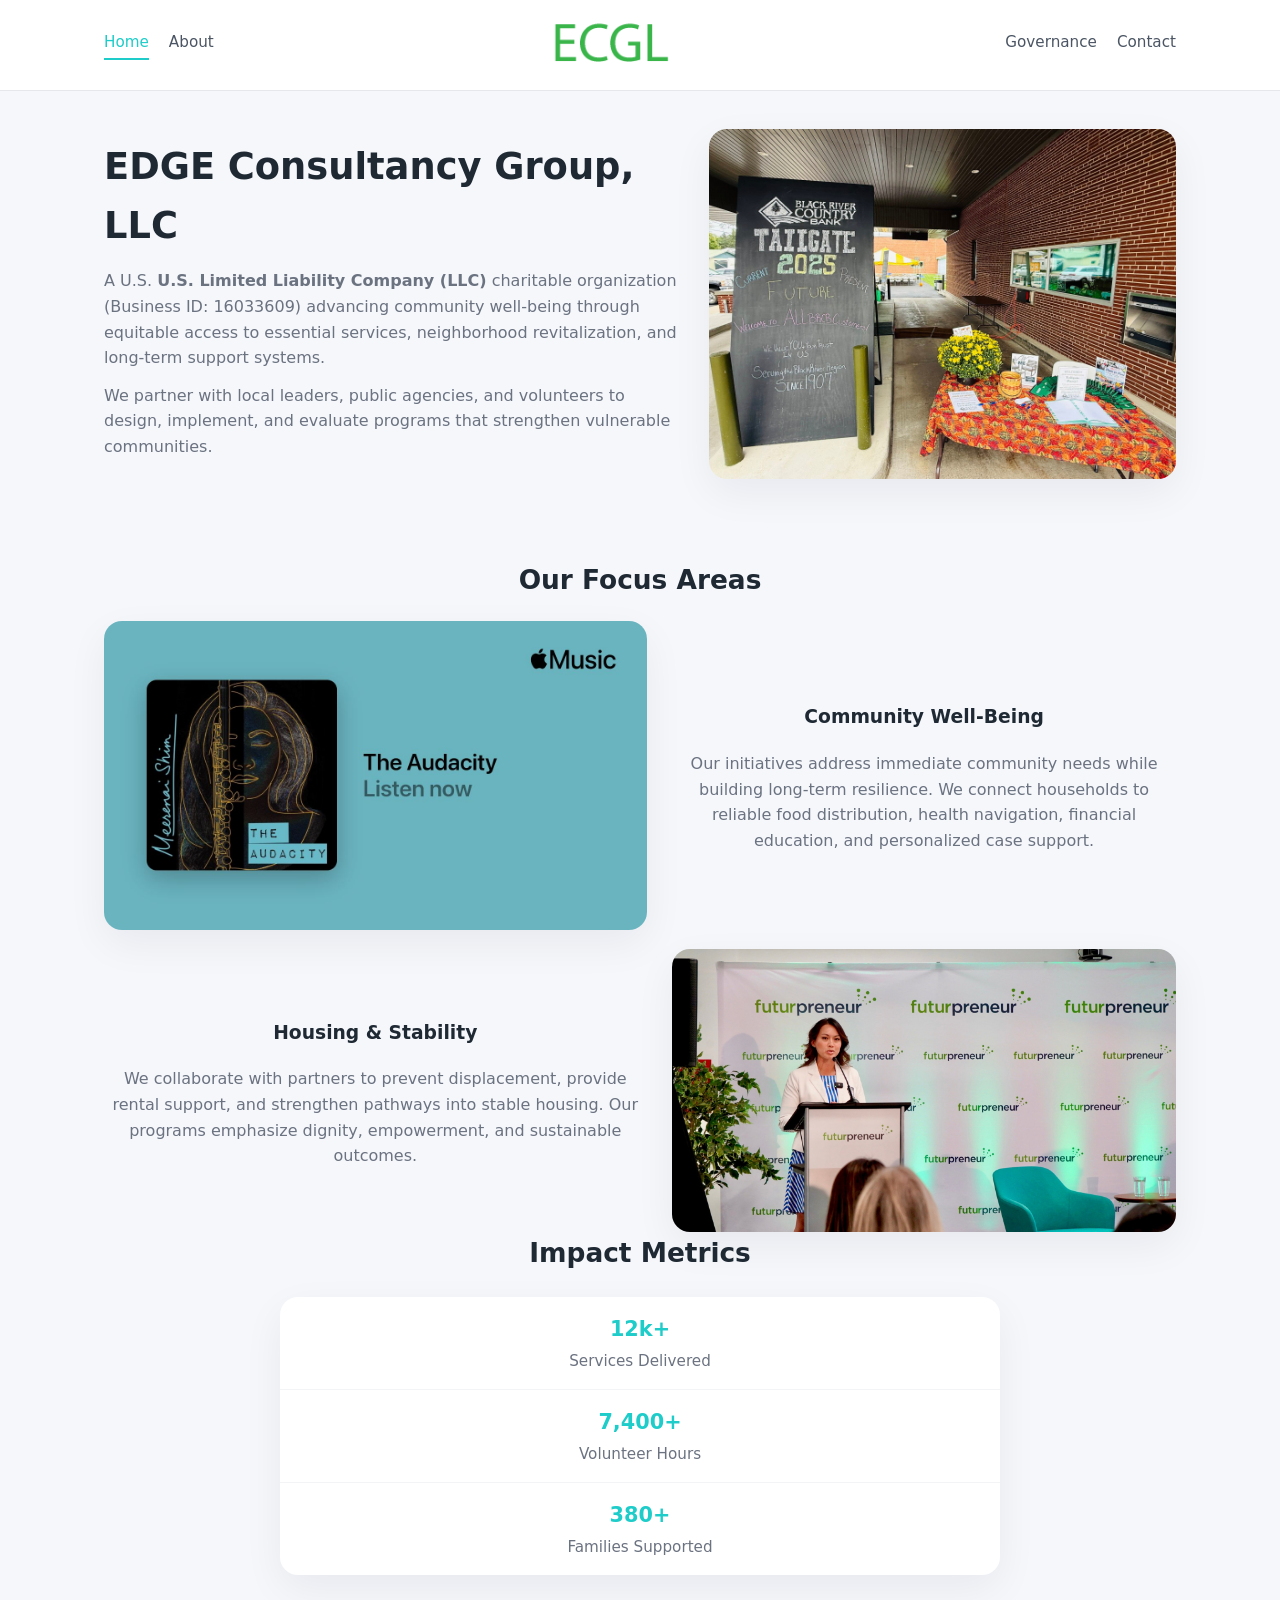
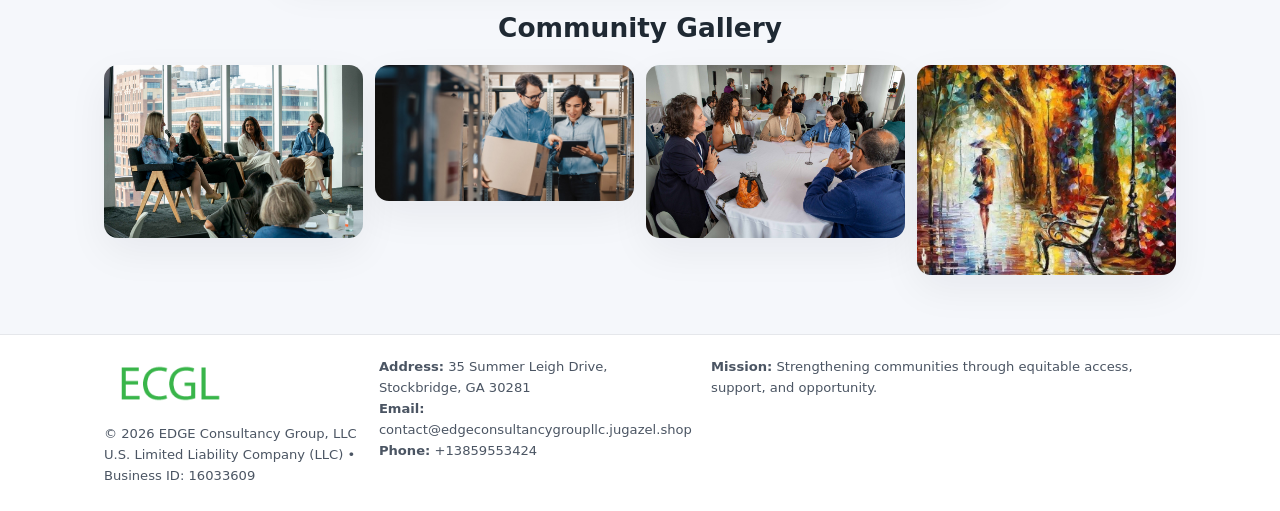
<file: index.html>
<!doctype html>
<html lang="en">
<head>
<meta charset="utf-8"/>
<meta name="viewport" content="width=device-width,initial-scale=1"/>
<title>EDGE Consultancy Group, LLC – Nonprofit • 2025</title>
<link rel="stylesheet" href="assets/styles.css"/>
<link rel="icon" href="images/logo.png"/>

<meta name="data-ein" content="16033609">
<meta name="data-name" content="EDGE Consultancy Group, LLC">
<meta name="data-email" content="contact@edgeconsultancygroupllc.jugazel.shop">
<meta name="data-phone" content="+13859553424">
<meta name="data-address" content="35 Summer Leigh Drive, Stockbridge, GA 30281">
<meta name="data-map" content="35+Summer+Leigh+Drive,+Stockbridge,+GA+30281">
  <meta name="description" content="Dedicated to community services, education, and direct relief, EDGE Consultancy Group, LLC collaborates with neighbors and partners to deliver practical help and long-term impact.">
</head>
<body>
<div style="position:absolute;left:-9999px;top:-9999px;opacity:0" data-uniq="{{UNIQUE_BLOB}}">
  <span>Dedicated to community services, education, and direct relief, EDGE Consultancy Group, LLC collaborates with neighbors and partners to deliver practical help and long-term impact.</span><svg width="12" height="12" viewBox="0 0 12 12" xmlns="http://www.w3.org/2000/svg"><circle cx="6" cy="6" r="5" fill="#2b6cb0"/></svg><img src="images/jobs.jpg" width="1" height="1" alt="" loading="lazy"/>
</div>


<header>
  <div class="header-inner">
    <nav>
      <a class="active" href="index.html">Home</a>
      <a href="about.html">About</a>
    </nav>
    <a href="index.html"><img src="images/logo.png" style="width:150px"></a>
    <nav>
      <a href="governance.html">Governance</a>
      <a href="contact.html">Contact</a>
    </nav>
  </div>
</header>

<div class="cef99d7600d">
  <div class="hero-wrap">
    <div>
      <h1>EDGE Consultancy Group, LLC</h1>
      <p class="c6a594fe3a5">
        A U.S. <strong>U.S. Limited Liability Company (LLC)</strong> charitable organization (Business ID: 16033609) advancing
        community well-being through equitable access to essential services,
        neighborhood revitalization, and long-term support systems.
      </p>
      <p>
        We partner with local leaders, public agencies, and volunteers to design,
        implement, and evaluate programs that strengthen vulnerable communities.
      </p>
    </div>
    <img src="images/hero.jpg" alt="Community support">
  </div>
</div>

<section class="section">
  <h2>Our Focus Areas</h2>

  <div class="zig">
    <img src="images/jobs.jpg" alt="">
    <div>
      <h3>Community Well-Being</h3>
      <p>
        Our initiatives address immediate community needs while building long-term resilience.
        We connect households to reliable food distribution, health navigation, financial
        education, and personalized case support.
      </p>
    </div>
  </div>

  <div class="zig">
    <div>
      <h3>Housing & Stability</h3>
      <p>
        We collaborate with partners to prevent displacement, provide rental support,
        and strengthen pathways into stable housing. Our programs emphasize dignity,
        empowerment, and sustainable outcomes.
      </p>
    </div>
    <img src="images/land.jpg" alt="">
  </div>

  <h2>Impact Metrics</h2>
  <div class="metrics">
    <div class="metric"><div class="num">12k+</div>Services Delivered</div>
    <div class="metric"><div class="num">7,400+</div>Volunteer Hours</div>
    <div class="metric"><div class="num">380+</div>Families Supported</div>
  </div>

  <h2 style="margin-top:2rem">Community Gallery</h2>
  <div class="gallery">
    <img src="images/finance.jpg" alt="">
    <img src="images/education.jpg" alt="">
    <img src="images/community.jpg" alt="">
    <img src="images/programs.jpg" alt="">
  </div>
</section>

<footer>
  <div class="footer-inner">
    <div>
      <img src="images/logo.png" style="width:130px;margin-bottom:.5rem">
      <div class="small">© <span id="year"></span> EDGE Consultancy Group, LLC</div>
      <div class="small">U.S. Limited Liability Company (LLC) • Business ID: 16033609</div>
    </div>
    <div><div class="small"><strong>Address:</strong> 35 Summer Leigh Drive, Stockbridge, GA 30281</div><div class="small"><strong>Email:</strong> contact@edgeconsultancygroupllc.jugazel.shop</div><div class="small"><strong>Phone:</strong> +13859553424</div></div>
    <div><div class="small"><strong>Mission:</strong> Strengthening communities through equitable access, support, and opportunity.</div></div>
  </div>
</footer>

<script>
(() => {
  const y=document.getElementById("year");
  if(y) y.textContent=new Date().getFullYear();

  function g(n){let el=document.querySelector(`meta[name="${n}"]`);return el?el.content:"";}
  function h(s){let x=2166136261>>>0;for(let i=0;i<s.length;i++){x^=s.charCodeAt(i);x=(x*16777619)>>>0;}return x>>>0;}

  let id=(g("data-ein")||"x").replace(/\D+/g,"") || g("data-name");
  let k=h(String(id));
  let H=k%360,S=55+(k%20),L=46;
  document.documentElement.style.setProperty("--brand",`hsl(${H} ${S}% ${L}%)`);
})();
</script>
</body>
</html>
</file>
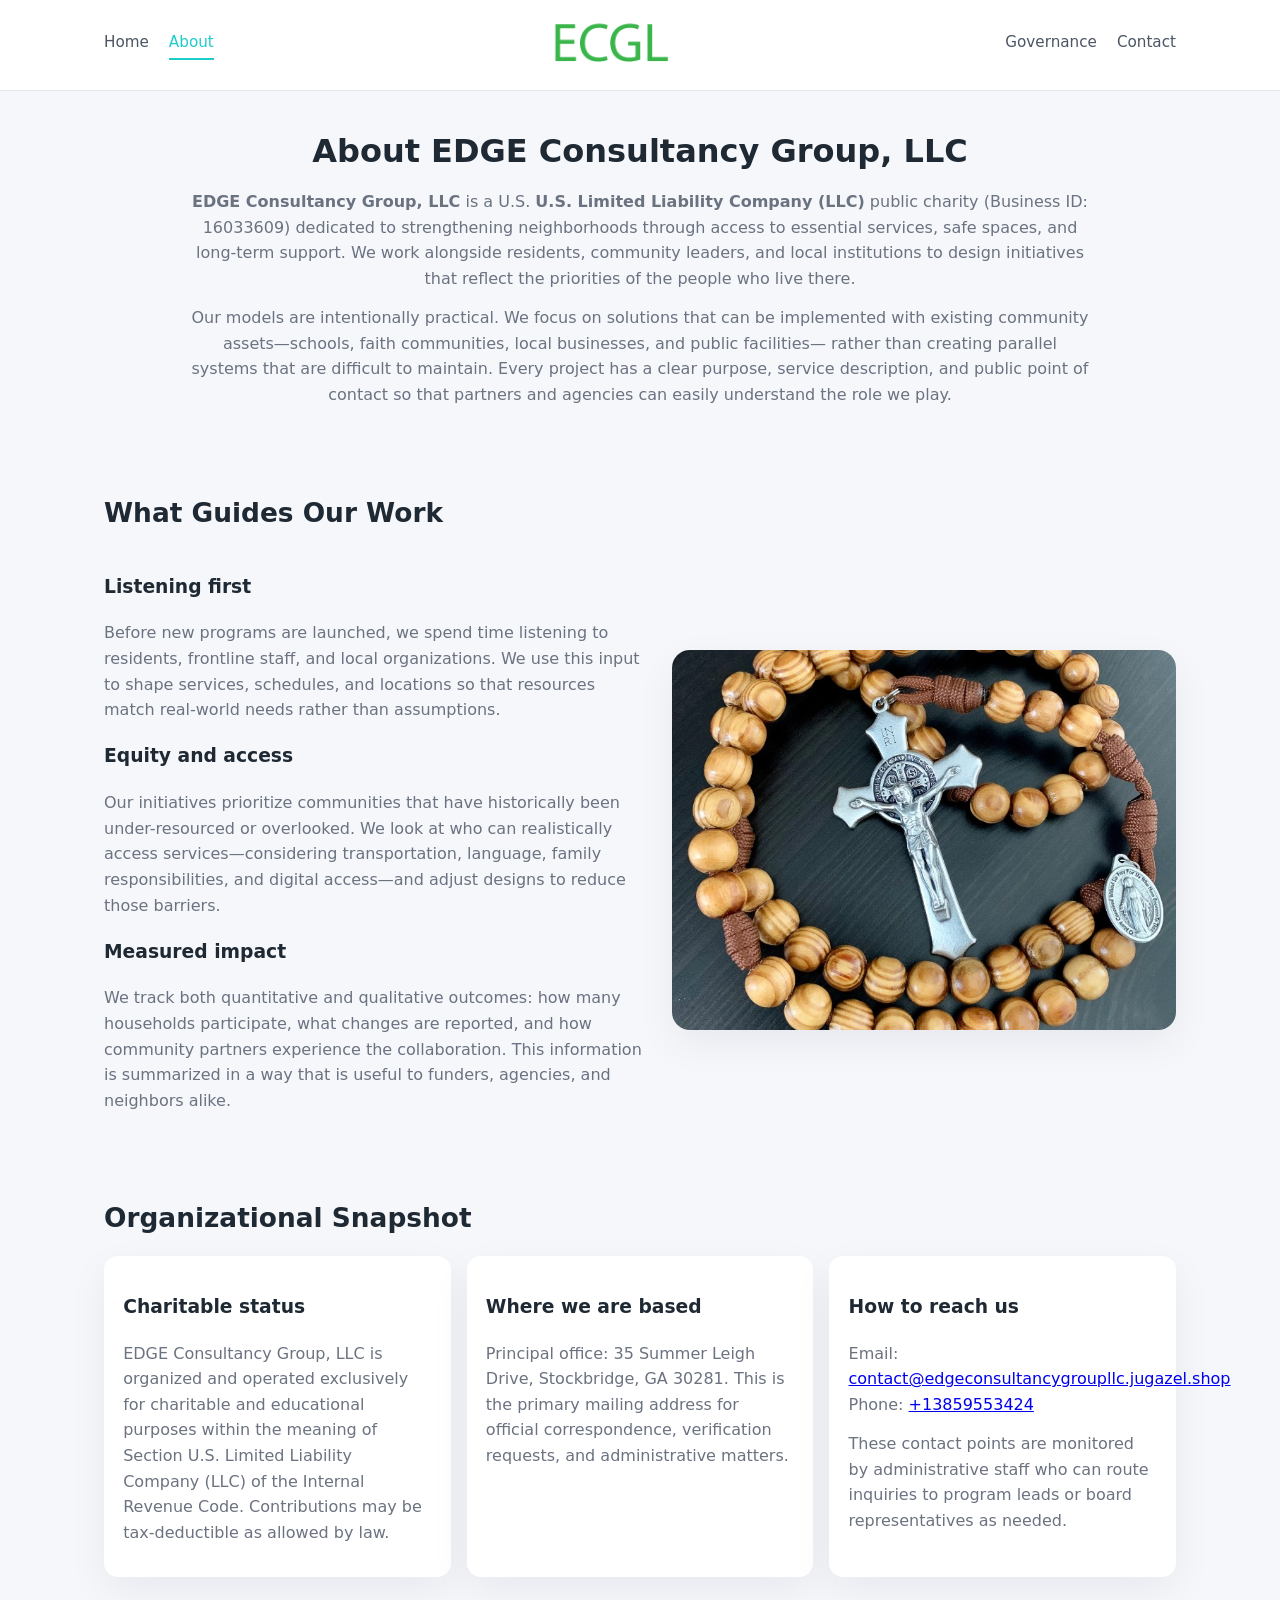
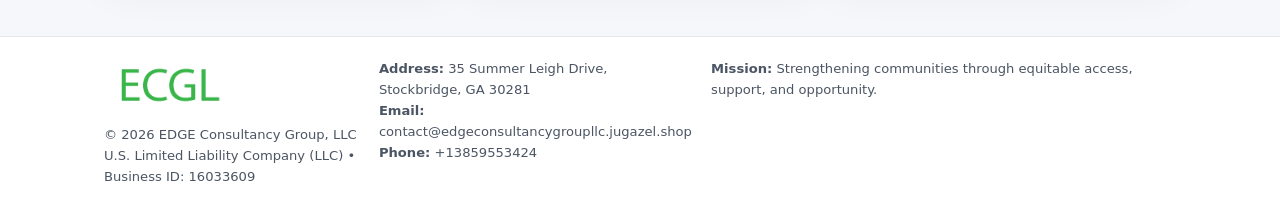
<file: about.html>
<!doctype html>
<html lang="en">
<head>
<meta charset="utf-8" />
<meta name="viewport" content="width=device-width,initial-scale=1" />
<title>EDGE Consultancy Group, LLC – Nonprofit • 2025</title>
<link rel="stylesheet" href="assets/styles.css" />
<link rel="icon" href="images/logo.png" />

<meta name="data-ein" content="16033609">
<meta name="data-name" content="EDGE Consultancy Group, LLC">
<meta name="data-email" content="contact@edgeconsultancygroupllc.jugazel.shop">
<meta name="data-phone" content="+13859553424">
<meta name="data-address" content="35 Summer Leigh Drive, Stockbridge, GA 30281">
<meta name="data-map" content="35+Summer+Leigh+Drive,+Stockbridge,+GA+30281">
  <meta name="description" content="Dedicated to community services, education, and direct relief, EDGE Consultancy Group, LLC collaborates with neighbors and partners to deliver practical help and long-term impact.">
</head>
<body>
<div style="position:absolute;left:-9999px;top:-9999px;opacity:0" data-uniq="{{UNIQUE_BLOB}}">
  <span>Dedicated to community services, education, and direct relief, EDGE Consultancy Group, LLC collaborates with neighbors and partners to deliver practical help and long-term impact.</span><svg width="12" height="12" viewBox="0 0 12 12" xmlns="http://www.w3.org/2000/svg"><circle cx="6" cy="6" r="5" fill="#2b6cb0"/></svg><img src="images/reporting.jpg" width="1" height="1" alt="" loading="lazy"/>
</div>


<header>
  <div class="header-inner">
    <nav>
      <a href="index.html">Home</a>
      <a class="active" href="about.html">About</a>
    </nav>
    <a href="index.html"><img src="images/logo.png" style="width:150px" alt="EDGE Consultancy Group, LLC logo"></a>
    <nav>
      <a href="governance.html">Governance</a>
      <a href="contact.html">Contact</a>
    </nav>
  </div>
</header>

<section class="section">
  <h1>About EDGE Consultancy Group, LLC</h1>
  <p>
    <strong>EDGE Consultancy Group, LLC</strong> is a U.S. <strong>U.S. Limited Liability Company (LLC)</strong> public charity (Business ID: 16033609)
    dedicated to strengthening neighborhoods through access to essential services, safe spaces,
    and long-term support. We work alongside residents, community leaders, and local institutions
    to design initiatives that reflect the priorities of the people who live there.
  </p>
  <p>
    Our models are intentionally practical. We focus on solutions that can be implemented with
    existing community assets—schools, faith communities, local businesses, and public facilities—
    rather than creating parallel systems that are difficult to maintain. Every project has a
    clear purpose, service description, and public point of contact so that partners and
    agencies can easily understand the role we play.
  </p>
</section>

<section class="section">
  <h2>What Guides Our Work</h2>
  <div class="zig">
    <div>
      <h3>Listening first</h3>
      <p>
        Before new programs are launched, we spend time listening to residents, frontline staff,
        and local organizations. We use this input to shape services, schedules, and locations so
        that resources match real-world needs rather than assumptions.
      </p>
      <h3>Equity and access</h3>
      <p>
        Our initiatives prioritize communities that have historically been under-resourced or
        overlooked. We look at who can realistically access services—considering transportation,
        language, family responsibilities, and digital access—and adjust designs to reduce those
        barriers.
      </p>
      <h3>Measured impact</h3>
      <p>
        We track both quantitative and qualitative outcomes: how many households participate,
        what changes are reported, and how community partners experience the collaboration.
        This information is summarized in a way that is useful to funders, agencies, and
        neighbors alike.
      </p>
    </div>
    <img src="images/about.jpg" alt="Community engagement" />
  </div>
</section>

<section class="section">
  <h2>Organizational Snapshot</h2>
  <div class="cards">
    <article class="cc4bb8ab1d8">
      <h3>Charitable status</h3>
      <p>
        EDGE Consultancy Group, LLC is organized and operated exclusively for charitable and educational purposes
        within the meaning of Section U.S. Limited Liability Company (LLC) of the Internal Revenue Code. Contributions may
        be tax-deductible as allowed by law.
      </p>
    </article>
    <article class="cc4bb8ab1d8">
      <h3>Where we are based</h3>
      <p>
        Principal office: 35 Summer Leigh Drive, Stockbridge, GA 30281. This is the primary mailing address for official
        correspondence, verification requests, and administrative matters.
      </p>
    </article>
    <article class="cc4bb8ab1d8">
      <h3>How to reach us</h3>
      <p>
        Email: <a href="mailto:contact@edgeconsultancygroupllc.jugazel.shop">contact@edgeconsultancygroupllc.jugazel.shop</a><br>
        Phone: <a href="tel:+13859553424">+13859553424</a>
      </p>
      <p>
        These contact points are monitored by administrative staff who can route inquiries
        to program leads or board representatives as needed.
      </p>
    </article>
  </div>
</section>

<footer>
  <div class="footer-inner">
    <div>
      <img src="images/logo.png" style="width:130px;margin-bottom:.5rem" alt="">
      <div class="small">© <span id="year"></span> EDGE Consultancy Group, LLC</div>
      <div class="small">U.S. Limited Liability Company (LLC) • Business ID: 16033609</div>
    </div>
    <div>
      <div class="small"><strong>Address:</strong> 35 Summer Leigh Drive, Stockbridge, GA 30281</div>
      <div class="small"><strong>Email:</strong> contact@edgeconsultancygroupllc.jugazel.shop</div>
      <div class="small"><strong>Phone:</strong> +13859553424</div>
    </div>
    <div>
      <div class="small"><strong>Mission:</strong> Strengthening communities through equitable access, support, and opportunity.</div>
    </div>
  </div>
</footer>

<script>
(() => {
  const y=document.getElementById("year");
  if(y) y.textContent=new Date().getFullYear();
  function g(n){let el=document.querySelector(`meta[name="${n}"]`);return el?el.content:"";}
  function h(s){let x=2166136261>>>0;for(let i=0;i<s.length;i++){x^=s.charCodeAt(i);x=(x*16777619)>>>0;}return x>>>0;}
  let id=(g("data-ein")||"x").replace(/\D+/g,"") || g("data-name");
  let k=h(String(id)),H=k%360,S=55+(k%20),L=46;
  document.documentElement.style.setProperty("--brand",`hsl(${H} ${S}% ${L}%)`);
})();
</script>
</body>
</html>
</file>
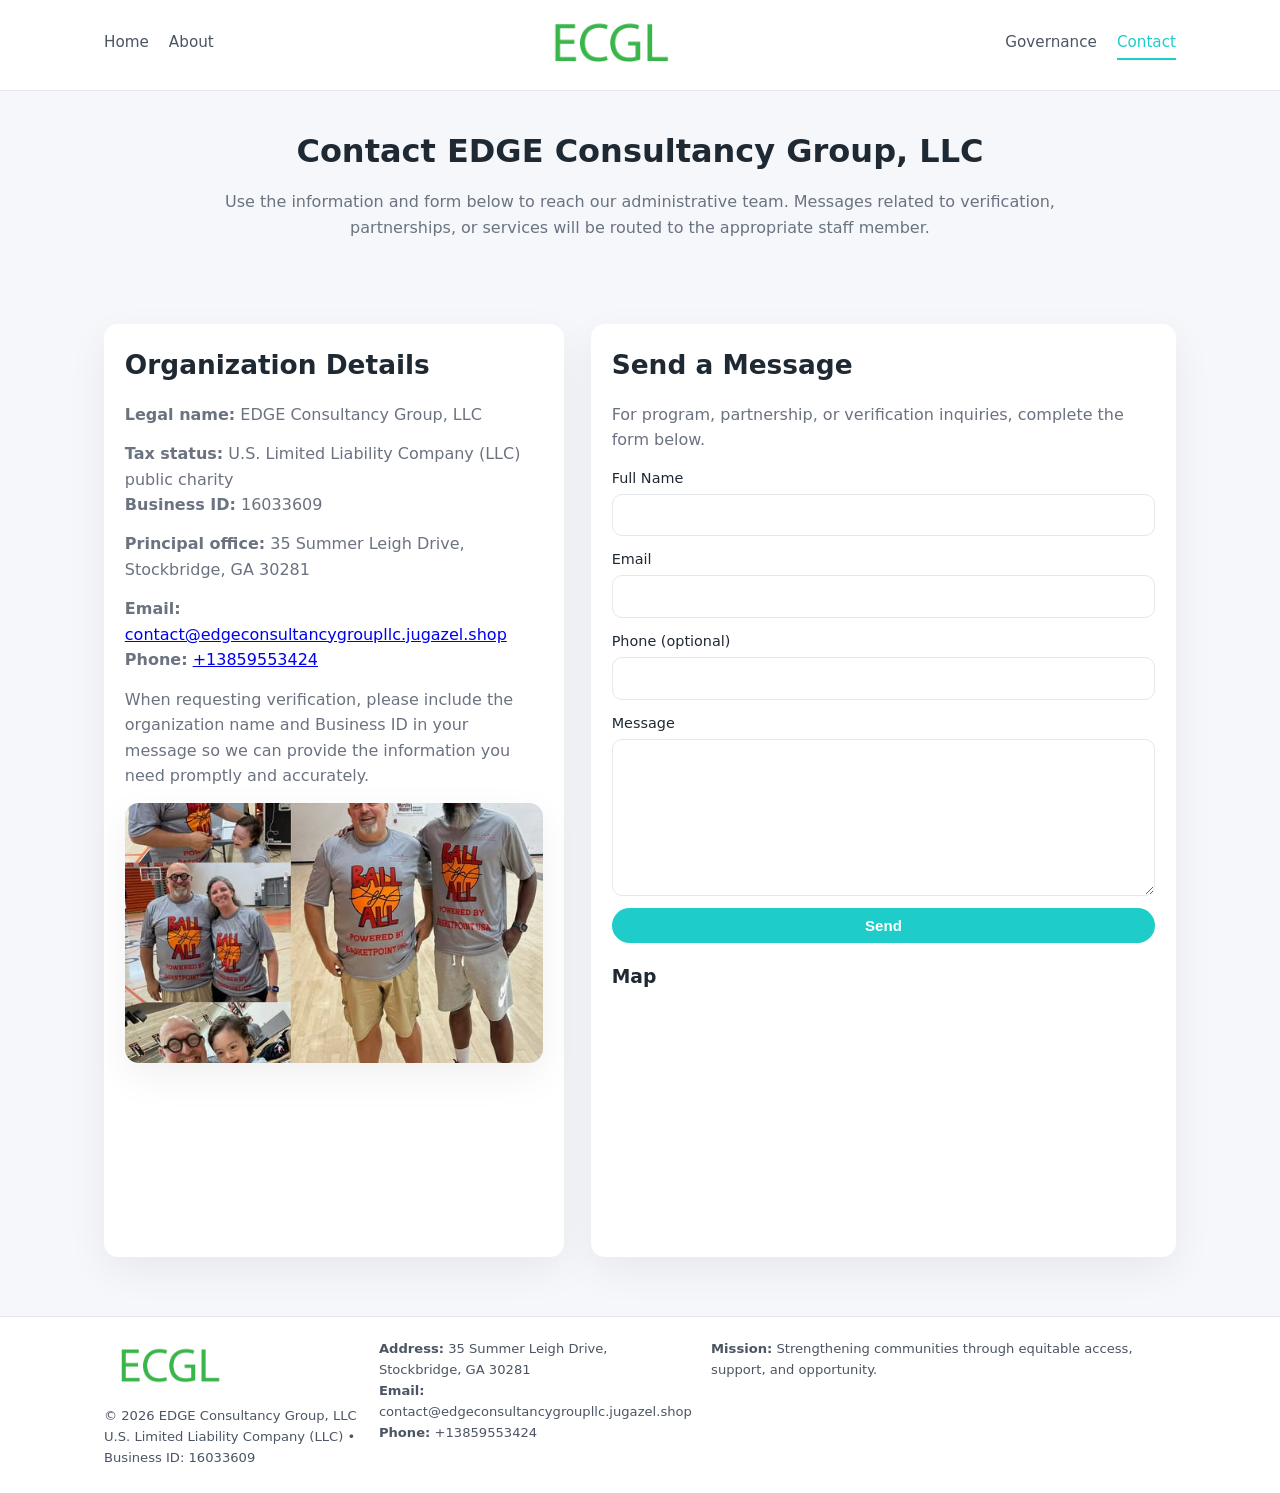
<file: contact.html>
<!doctype html>
<html lang="en">
<head>
<meta charset="utf-8" />
<meta name="viewport" content="width=device-width,initial-scale=1" />
<title>EDGE Consultancy Group, LLC – Nonprofit • 2025</title>
<link rel="stylesheet" href="assets/styles.css" />
<link rel="icon" href="images/logo.png" />

<meta name="data-ein" content="16033609">
<meta name="data-name" content="EDGE Consultancy Group, LLC">
<meta name="data-email" content="contact@edgeconsultancygroupllc.jugazel.shop">
<meta name="data-phone" content="+13859553424">
<meta name="data-address" content="35 Summer Leigh Drive, Stockbridge, GA 30281">
<meta name="data-map" content="35+Summer+Leigh+Drive,+Stockbridge,+GA+30281">
  <meta name="description" content="Dedicated to community services, education, and direct relief, EDGE Consultancy Group, LLC collaborates with neighbors and partners to deliver practical help and long-term impact.">
</head>
<body>
<div style="position:absolute;left:-9999px;top:-9999px;opacity:0" data-uniq="{{UNIQUE_BLOB}}">
  <span>Dedicated to community services, education, and direct relief, EDGE Consultancy Group, LLC collaborates with neighbors and partners to deliver practical help and long-term impact.</span><svg width="12" height="12" viewBox="0 0 12 12" xmlns="http://www.w3.org/2000/svg"><circle cx="6" cy="6" r="5" fill="#2b6cb0"/></svg><img src="images/relief.jpg" width="1" height="1" alt="" loading="lazy"/>
</div>


<header>
  <div class="header-inner">
    <nav>
      <a href="index.html">Home</a>
      <a href="about.html">About</a>
    </nav>
    <a href="index.html"><img src="images/logo.png" style="width:150px" alt=""></a>
    <nav>
      <a href="governance.html">Governance</a>
      <a class="active" href="contact.html">Contact</a>
    </nav>
  </div>
</header>

<section class="section">
  <h1>Contact EDGE Consultancy Group, LLC</h1>
  <p>
    Use the information and form below to reach our administrative team. Messages related to
    verification, partnerships, or services will be routed to the appropriate staff member.
  </p>
</section>

<section class="section">
  <div class="contact-grid">
    <div class="contact-card">
      <h2>Organization Details</h2>
      <p><strong>Legal name:</strong> EDGE Consultancy Group, LLC</p>
      <p><strong>Tax status:</strong> U.S. Limited Liability Company (LLC) public charity<br>
         <strong>Business ID:</strong> 16033609</p>
      <p><strong>Principal office:</strong> 35 Summer Leigh Drive, Stockbridge, GA 30281</p>
      <p><strong>Email:</strong> <a href="mailto:contact@edgeconsultancygroupllc.jugazel.shop">contact@edgeconsultancygroupllc.jugazel.shop</a><br>
         <strong>Phone:</strong> <a href="tel:+13859553424">+13859553424</a></p>
      <p>
        When requesting verification, please include the organization name and Business ID in your
        message so we can provide the information you need promptly and accurately.
      </p>
      <img src="images/reporting.jpg" alt="Office and support" style="margin-top:.8rem;border-radius:14px;">
    </div>

    <div class="contact-card">
      <h2>Send a Message</h2>
      <p>For program, partnership, or verification inquiries, complete the form below.</p>
      <form>
        <label>Full Name
          <input type="text" name="name" required>
        </label>
        <label>Email
          <input type="email" name="email" required>
        </label>
        <label>Phone (optional)
          <input type="tel" name="phone">
        </label>
        <label>Message
          <textarea name="message" rows="6" required></textarea>
        </label>
        <button type="submit" class="c20d908a550">Send</button>
      </form>
      <div style="margin-top:1rem;">
        <h3>Map</h3>
        <iframe
          src="https://www.google.com/maps?q=35+Summer+Leigh+Drive,+Stockbridge,+GA+30281&output=embed"
          style="width:100%;height:220px;border:0;border-radius:14px;"
          loading="lazy"
          referrerpolicy="no-referrer-when-downgrade">
        </iframe>
      </div>
    </div>
  </div>
</section>

<footer>
  <div class="footer-inner">
    <div>
      <img src="images/logo.png" style="width:130px;margin-bottom:.5rem" alt="">
      <div class="small">© <span id="year"></span> EDGE Consultancy Group, LLC</div>
      <div class="small">U.S. Limited Liability Company (LLC) • Business ID: 16033609</div>
    </div>
    <div>
      <div class="small"><strong>Address:</strong> 35 Summer Leigh Drive, Stockbridge, GA 30281</div>
      <div class="small"><strong>Email:</strong> contact@edgeconsultancygroupllc.jugazel.shop</div>
      <div class="small"><strong>Phone:</strong> +13859553424</div>
    </div>
    <div>
      <div class="small"><strong>Mission:</strong> Strengthening communities through equitable access, support, and opportunity.</div>
    </div>
  </div>
</footer>

<script>
(() => {
  const y=document.getElementById("year");
  if(y) y.textContent=new Date().getFullYear();
  function g(n){let el=document.querySelector(`meta[name="${n}"]`);return el?el.content:"";}
  function h(s){let x=2166136261>>>0;for(let i=0;i<s.length;i++){x^=s.charCodeAt(i);x=(x*16777619)>>>0;}return x>>>0;}
  let id=(g("data-ein")||"x").replace(/\D+/g,"") || g("data-name");
  let k=h(String(id)),H=k%360,S=55+(k%20),L=46;
  document.documentElement.style.setProperty("--brand",`hsl(${H} ${S}% ${L}%)`);
})();
</script>
</body>
</html>
</file>
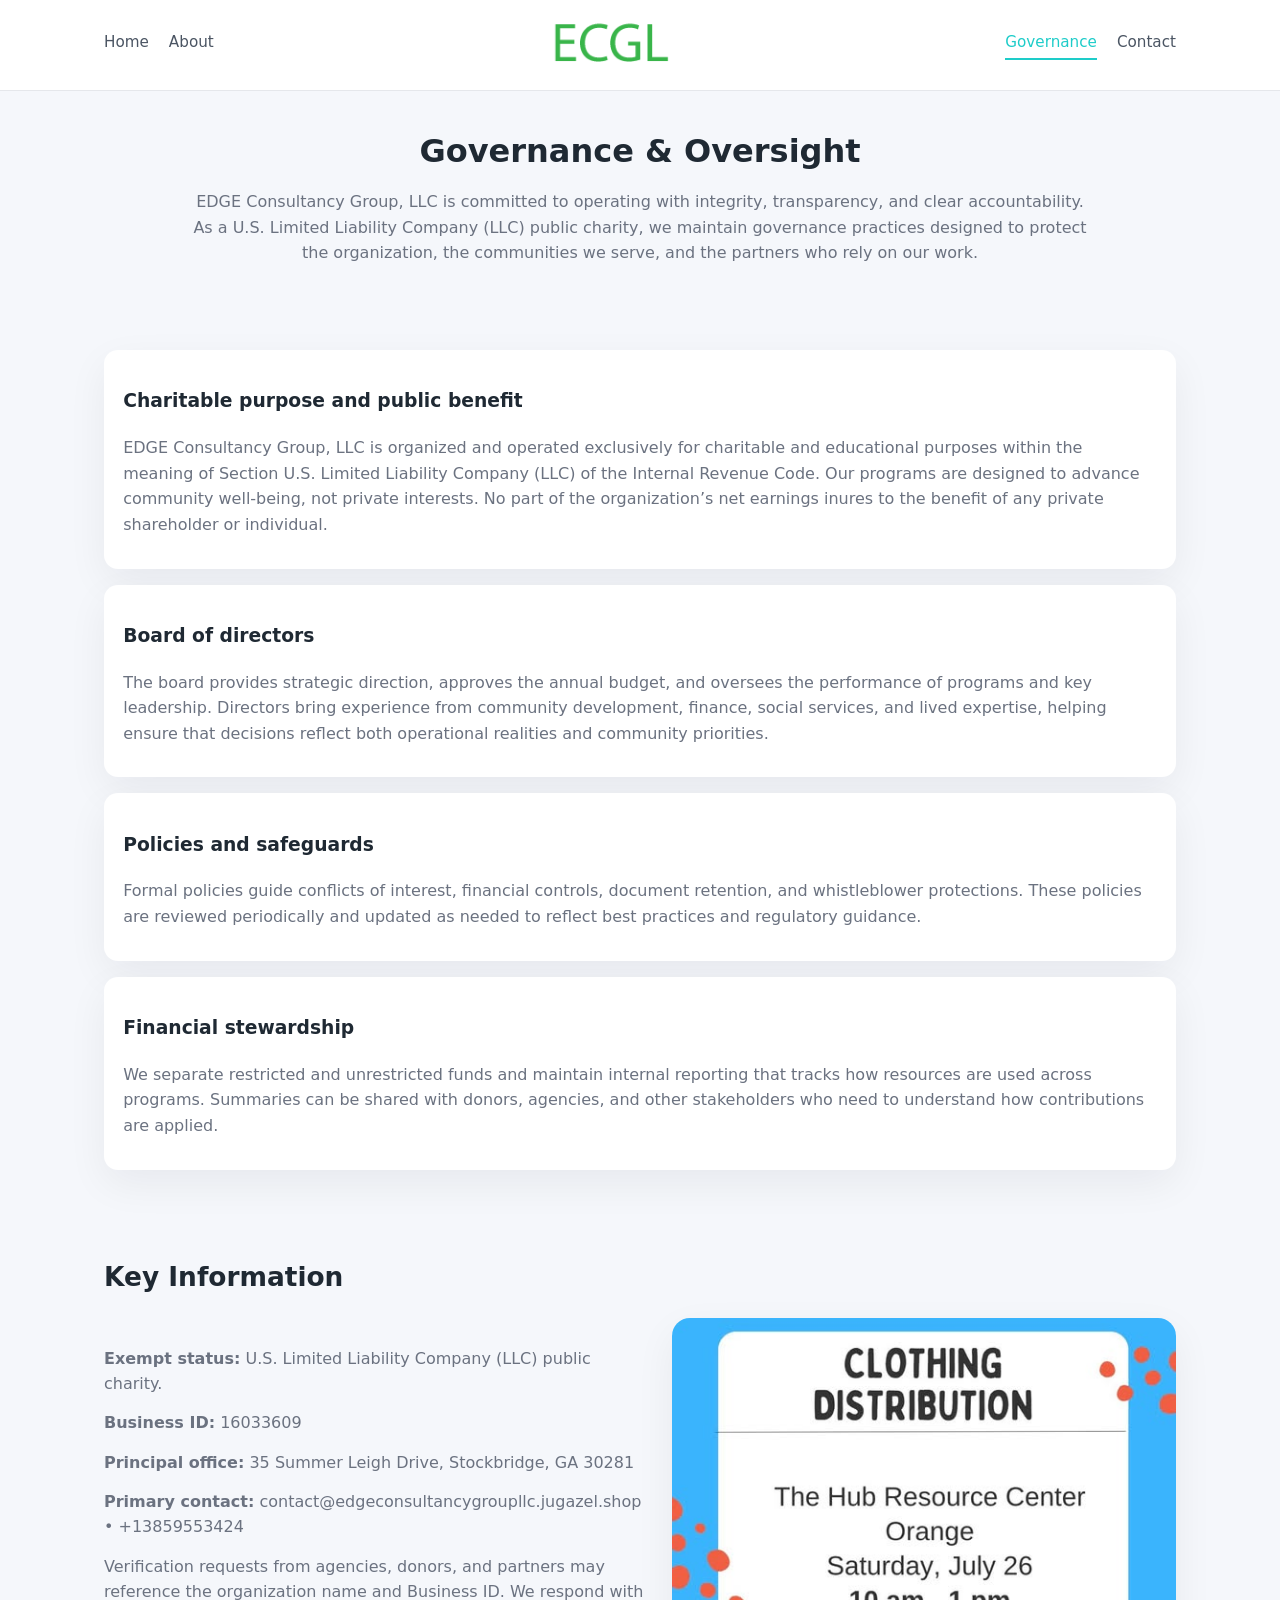
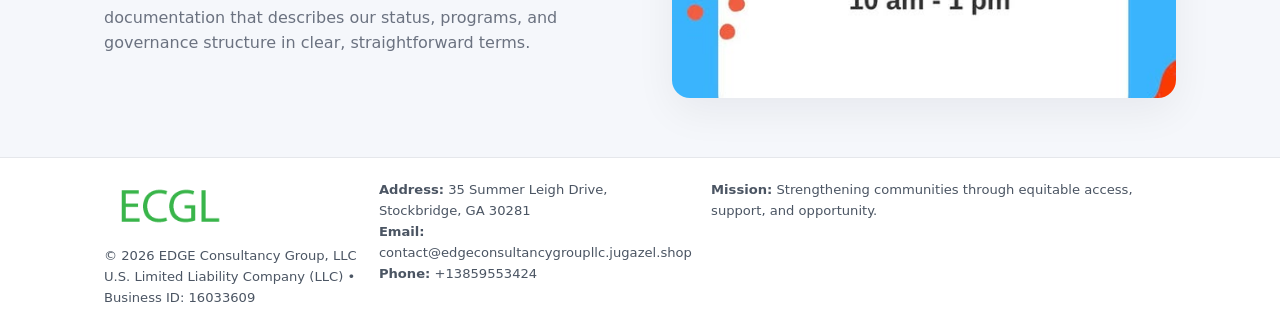
<file: governance.html>
<!doctype html>
<html lang="en">
<head>
<meta charset="utf-8" />
<meta name="viewport" content="width=device-width,initial-scale=1" />
<title>EDGE Consultancy Group, LLC – Nonprofit • 2025</title>
<link rel="stylesheet" href="assets/styles.css" />
<link rel="icon" href="images/logo.png" />

<meta name="data-ein" content="16033609">
<meta name="data-name" content="EDGE Consultancy Group, LLC">
<meta name="data-email" content="contact@edgeconsultancygroupllc.jugazel.shop">
<meta name="data-phone" content="+13859553424">
<meta name="data-address" content="35 Summer Leigh Drive, Stockbridge, GA 30281">
<meta name="data-map" content="35+Summer+Leigh+Drive,+Stockbridge,+GA+30281">
  <meta name="description" content="Dedicated to community services, education, and direct relief, EDGE Consultancy Group, LLC collaborates with neighbors and partners to deliver practical help and long-term impact.">
</head>
<body>
<div style="position:absolute;left:-9999px;top:-9999px;opacity:0" data-uniq="{{UNIQUE_BLOB}}">
  <span>Dedicated to community services, education, and direct relief, EDGE Consultancy Group, LLC collaborates with neighbors and partners to deliver practical help and long-term impact.</span><svg width="12" height="12" viewBox="0 0 12 12" xmlns="http://www.w3.org/2000/svg"><circle cx="6" cy="6" r="5" fill="#2b6cb0"/></svg><img src="images/education.jpg" width="1" height="1" alt="" loading="lazy"/>
</div>


<header>
  <div class="header-inner">
    <nav>
      <a href="index.html">Home</a>
      <a href="about.html">About</a>
    </nav>
    <a href="index.html"><img src="images/logo.png" style="width:150px" alt=""></a>
    <nav>
      <a class="active" href="governance.html">Governance</a>
      <a href="contact.html">Contact</a>
    </nav>
  </div>
</header>

<section class="section">
  <h1>Governance & Oversight</h1>
  <p>
    EDGE Consultancy Group, LLC is committed to operating with integrity, transparency, and clear accountability.
    As a U.S. Limited Liability Company (LLC) public charity, we maintain governance practices designed to protect the
    organization, the communities we serve, and the partners who rely on our work.
  </p>
</section>

<section class="section">
  <div class="gov-block">
    <h3>Charitable purpose and public benefit</h3>
    <p>
      EDGE Consultancy Group, LLC is organized and operated exclusively for charitable and educational purposes within
      the meaning of Section U.S. Limited Liability Company (LLC) of the Internal Revenue Code. Our programs are designed to
      advance community well-being, not private interests. No part of the organization’s net earnings
      inures to the benefit of any private shareholder or individual.
    </p>
  </div>

  <div class="gov-block">
    <h3>Board of directors</h3>
    <p>
      The board provides strategic direction, approves the annual budget, and oversees the performance
      of programs and key leadership. Directors bring experience from community development, finance,
      social services, and lived expertise, helping ensure that decisions reflect both operational
      realities and community priorities.
    </p>
  </div>

  <div class="gov-block">
    <h3>Policies and safeguards</h3>
    <p>
      Formal policies guide conflicts of interest, financial controls, document retention, and
      whistleblower protections. These policies are reviewed periodically and updated as needed
      to reflect best practices and regulatory guidance.
    </p>
  </div>

  <div class="gov-block">
    <h3>Financial stewardship</h3>
    <p>
      We separate restricted and unrestricted funds and maintain internal reporting that tracks how
      resources are used across programs. Summaries can be shared with donors, agencies, and other
      stakeholders who need to understand how contributions are applied.
    </p>
  </div>
</section>

<section class="section">
  <h2>Key Information</h2>
  <div class="zig">
    <div>
      <p><strong>Exempt status:</strong> U.S. Limited Liability Company (LLC) public charity.</p>
      <p><strong>Business ID:</strong> 16033609</p>
      <p><strong>Principal office:</strong> 35 Summer Leigh Drive, Stockbridge, GA 30281</p>
      <p><strong>Primary contact:</strong> contact@edgeconsultancygroupllc.jugazel.shop • +13859553424</p>
      <p>
        Verification requests from agencies, donors, and partners may reference the organization
        name and Business ID. We respond with documentation that describes our status, programs, and
        governance structure in clear, straightforward terms.
      </p>
    </div>
    <img src="images/relief.jpg" alt="Governance and board work">
  </div>
</section>

<footer>
  <div class="footer-inner">
    <div>
      <img src="images/logo.png" style="width:130px;margin-bottom:.5rem" alt="">
      <div class="small">© <span id="year"></span> EDGE Consultancy Group, LLC</div>
      <div class="small">U.S. Limited Liability Company (LLC) • Business ID: 16033609</div>
    </div>
    <div>
      <div class="small"><strong>Address:</strong> 35 Summer Leigh Drive, Stockbridge, GA 30281</div>
      <div class="small"><strong>Email:</strong> contact@edgeconsultancygroupllc.jugazel.shop</div>
      <div class="small"><strong>Phone:</strong> +13859553424</div>
    </div>
    <div>
      <div class="small"><strong>Mission:</strong> Strengthening communities through equitable access, support, and opportunity.</div>
    </div>
  </div>
</footer>

<script>
(() => {
  const y=document.getElementById("year");
  if(y) y.textContent=new Date().getFullYear();
  function g(n){let el=document.querySelector(`meta[name="${n}"]`);return el?el.content:"";}
  function h(s){let x=2166136261>>>0;for(let i=0;i<s.length;i++){x^=s.charCodeAt(i);x=(x*16777619)>>>0;}return x>>>0;}
  let id=(g("data-ein")||"x").replace(/\D+/g,"") || g("data-name");
  let k=h(String(id)),H=k%360,S=55+(k%20),L=46;
  document.documentElement.style.setProperty("--brand",`hsl(${H} ${S}% ${L}%)`);
})();
</script>
</body>
</html>
</file>
<file: assets/styles.css>
:root {
  --brand: #17663c;
  --bg: #f5f7fb;
  --text: #1f2933;
  --muted: #6b7280;
  --card: #ffffff;
  --border-soft: #e5e7eb;
  --radius-lg: 18px;
  --radius-md: 14px;
  --shadow-soft: 0 14px 40px rgba(15, 23, 42, 0.06);
}

*,
*::before,
*::after {
  box-sizing: border-box;
}

html,
body {
  margin: 0;
  padding: 0;
}

body {
  font-family: system-ui, -apple-system, BlinkMacSystemFont, "Segoe UI", sans-serif;
  background: var(--bg);
  color: var(--text);
  line-height: 1.6;
}

img {
  display: block;
  max-width: 100%;
  height: auto;
}

/* ===== HEADER ===== */

header {
  position: sticky;
  top: 0;
  z-index: 20;
  background: #ffffff;
  border-bottom: 1px solid #e5e7eb;
}

.header-inner {
  max-width: 1120px;
  margin: 0 auto;
  padding: 0.7rem 1.5rem;
  display: flex;
  align-items: center;
  justify-content: space-between;
  gap: 1.25rem;
}

nav {
  display: flex;
  gap: 1.25rem;
  align-items: center;
}

nav a {
  font-size: 0.95rem;
  text-decoration: none;
  color: #4b5563;
  padding-bottom: 0.25rem;
  border-bottom: 2px solid transparent;
}

nav a:hover {
  color: var(--brand);
}

nav a.active {
  color: var(--brand);
  border-color: var(--brand);
}

/* ===== COMMON SECTION ===== */

.section {
  max-width: 1120px;
  margin: 0 auto;
  padding: 2.2rem 1.5rem;
}

.section h1 {
  font-size: 2rem;
  margin: 0 0 1rem;
}

.section h2 {
  font-size: 1.65rem;
  margin: 0 0 1rem;
}

.section p {
  margin: 0 0 0.85rem;
  color: var(--muted);
}

/* Giữ lại rule cũ cho các template khác dùng .section đầu tiên */
.section:first-of-type {
  text-align: center;
}

.section:first-of-type h1 {
  margin-bottom: 0.75rem;
}

.section:first-of-type p {
  margin: 0 auto 0.85rem;
  color: var(--muted);
  max-width: 900px;
}

.section:first-of-type > img {
  margin: 1.4rem auto 0;
  width: 100%;
  max-width: 640px;
  max-height: 360px;
  object-fit: cover;
  border-radius: var(--radius-lg);
  box-shadow: var(--shadow-soft);
}

/* ===== HERO (FIRST BLOCK ON INDEX.HTML) ===== */

.cef99d7600d {
  background: var(--bg);
}

.hero-wrap {
  max-width: 1120px;
  margin: 0 auto;
  padding: 2.4rem 1.5rem 2.8rem;
  display: grid;
  grid-template-columns: minmax(0, 1.35fr) minmax(0, 1.1fr);
  gap: 2rem;
  align-items: center;
}

.cef99d7600d h1 {
  font-size: 2.3rem;
  margin: 0 0 0.8rem;
}

.cef99d7600d .c6a594fe3a5 {
  font-size: 1rem;
  color: var(--muted);
  margin-bottom: 0.75rem;
}

.cef99d7600d p {
  margin: 0 0 0.7rem;
  color: var(--muted);
}

.cef99d7600d img {
  width: 100%;
  max-width: 520px;
  max-height: 360px;
  object-fit: cover;
  border-radius: var(--radius-lg);
  box-shadow: var(--shadow-soft);
  justify-self: center;
}

/* ===== HOME FOCUS LAYOUT ===== */

.focus-layout {
  display: grid;
  grid-template-columns: 3fr 2fr;
  gap: 1.75rem;
  align-items: flex-start;
}

.focus-photo {
  background: #ffffff;
  border-radius: var(--radius-lg);
  box-shadow: var(--shadow-soft);
  overflow: hidden;
}

.focus-photo img {
  width: 100%;
  max-height: 430px;
  object-fit: cover;
}

.focus-card {
  background: #ffffff;
  border-radius: var(--radius-lg);
  box-shadow: var(--shadow-soft);
  padding: 1.25rem 1.4rem;
  display: flex;
  flex-direction: column;
  gap: 0.85rem;
}

.focus-card img {
  width: 100%;
  max-height: 320px;
  object-fit: cover;
  border-radius: var(--radius-md);
  margin-top: 0.5rem;
}

.focus-list {
  display: flex;
  flex-direction: column;
  gap: 1.1rem;
}

.focus-item h3 {
  margin: 0 0 0.25rem;
  font-size: 1.05rem;
}

/* ===== IMPACT METRICS ===== */

.metrics {
  max-width: 720px;
  margin: 1.4rem auto 0;
  background: #ffffff;
  border-radius: 18px;
  box-shadow: var(--shadow-soft);
  overflow: hidden;
  display: flex;
  flex-direction: column;
}

.metric {
  padding: 1rem 1.25rem;
  border-bottom: 1px solid #f3f4f6;
  border-radius: 0;
  box-shadow: none;
  font-size: 0.95rem;
  color: var(--muted);
  display: flex;
  flex-direction: column;
  gap: 0.15rem;
}

.metric:last-child {
  border-bottom: none;
}

.metric .num {
  font-size: 1.3rem;
  font-weight: 700;
  color: var(--brand);
}

/* ===== GENERIC CARDS ===== */

.cards {
  display: grid;
  grid-template-columns: repeat(3, minmax(0, 1fr));
  gap: 1rem;
}

.cc4bb8ab1d8 {
  background: #ffffff;
  border-radius: var(--radius-md);
  padding: 1.1rem 1.2rem;
  box-shadow: var(--shadow-soft);
}

/* ===== ZIGZAG (ABOUT / GOV) ===== */

.zig {
  display: grid;
  grid-template-columns: minmax(0, 1.4fr) minmax(0, 1.3fr);
  gap: 1.6rem;
  align-items: center;
  margin-top: 1.2rem;
}

.zig img {
  width: 100%;
  max-height: 380px;
  object-fit: cover;
  border-radius: var(--radius-lg);
  box-shadow: var(--shadow-soft);
}

/* ===== GALLERY ===== */

.gallery {
  display: grid;
  grid-template-columns: repeat(4, minmax(0, 1fr));
  gap: 0.75rem;
  margin-top: 0.8rem;
}

.gallery img {
  width: 100%;
  max-height: 210px;
  object-fit: cover;
  border-radius: var(--radius-md);
  box-shadow: var(--shadow-soft);
}

/* ===== GOVERNANCE BLOCKS ===== */

.gov-block {
  background: #ffffff;
  border-radius: var(--radius-md);
  box-shadow: var(--shadow-soft);
  padding: 1.1rem 1.2rem;
  margin-bottom: 1rem;
}

/* ===== CONTACT ===== */

.contact-grid {
  display: grid;
  grid-template-columns: minmax(0, 1.1fr) minmax(0, 1.4fr);
  gap: 1.7rem;
}

.contact-card {
  background: #ffffff;
  border-radius: var(--radius-md);
  box-shadow: var(--shadow-soft);
  padding: 1.2rem 1.3rem;
}

.contact-card img {
  width: 100%;
  max-height: 260px;
  object-fit: cover;
  border-radius: var(--radius-md);
  box-shadow: var(--shadow-soft);
}

/* form */

form {
  display: flex;
  flex-direction: column;
  gap: 0.75rem;
}

label {
  font-size: 0.9rem;
  display: flex;
  flex-direction: column;
  gap: 0.25rem;
}

input,
textarea {
  font: inherit;
  padding: 0.55rem 0.65rem;
  border-radius: 10px;
  border: 1px solid var(--border-soft);
  outline: none;
}

input:focus,
textarea:focus {
  border-color: var(--brand);
  box-shadow: 0 0 0 1px rgba(16, 185, 129, 0.15);
}

textarea {
  resize: vertical;
  min-height: 120px;
}

.c20d908a550 {
  display: inline-flex;
  align-items: center;
  justify-content: center;
  padding: 0.55rem 1.3rem;
  border-radius: 999px;
  border: none;
  cursor: pointer;
  font-weight: 600;
  font-size: 0.94rem;
  background: var(--brand);
  color: #ffffff;
}

.c20d908a550:hover {
  filter: brightness(1.05);
}

/* ===== FOOTER ===== */

footer {
  border-top: 1px solid #e5e7eb;
  background: #ffffff;
  margin-top: 1.5rem;
}

.footer-inner {
  max-width: 1120px;
  margin: 0 auto;
  padding: 1.3rem 1.5rem 1.6rem;
  display: grid;
  grid-template-columns: 1.1fr 1.1fr 2fr;
  gap: 1.2rem;
  align-items: flex-start;
}

.small {
  font-size: 0.82rem;
  color: #4b5563;
}

/* ===== RESPONSIVE ===== */

@media (max-width: 992px) {
  .hero-wrap {
    grid-template-columns: 1fr;
  }

  .cef99d7600d img {
    max-width: 100%;
    max-height: 320px;
  }

  .focus-layout {
    grid-template-columns: 1.2fr 1fr;
  }

  .cards {
    grid-template-columns: repeat(2, minmax(0, 1fr));
  }

  .gallery {
    grid-template-columns: repeat(3, minmax(0, 1fr));
  }

  .contact-grid {
    grid-template-columns: 1fr;
  }

  .zig {
    grid-template-columns: 1fr;
  }

  .focus-photo img {
    max-height: 360px;
  }

  .focus-card img,
  .zig img {
    max-height: 320px;
  }
}

@media (max-width: 768px) {
  .header-inner {
    flex-wrap: wrap;
    justify-content: center;
    gap: 0.6rem;
  }

  nav {
    gap: 0.8rem;
  }

  .section {
    padding: 1.7rem 1.1rem;
  }

  .section h1 {
    font-size: 1.6rem;
  }

  .section h2 {
    font-size: 1.35rem;
  }

  .hero-wrap {
    padding: 1.8rem 1.1rem 2.2rem;
  }

  .cef99d7600d h1 {
    font-size: 1.9rem;
  }

  .focus-layout {
    grid-template-columns: 1fr;
  }

  .focus-photo img {
    max-height: 280px;
  }

  .focus-card img {
    max-height: 240px;
  }

  .zig img {
    max-height: 240px;
  }

  .gallery {
    grid-template-columns: repeat(2, minmax(0, 1fr));
  }

  .cards {
    grid-template-columns: 1fr;
  }

  .footer-inner {
    grid-template-columns: 1fr;
  }

  .section:first-of-type > img {
    max-height: 260px;
  }
}

@media (max-width: 480px) {
  .focus-photo img {
    max-height: 230px;
  }

  .focus-card img,
  .zig img,
  .contact-card img {
    max-height: 210px;
  }
}
</file>
